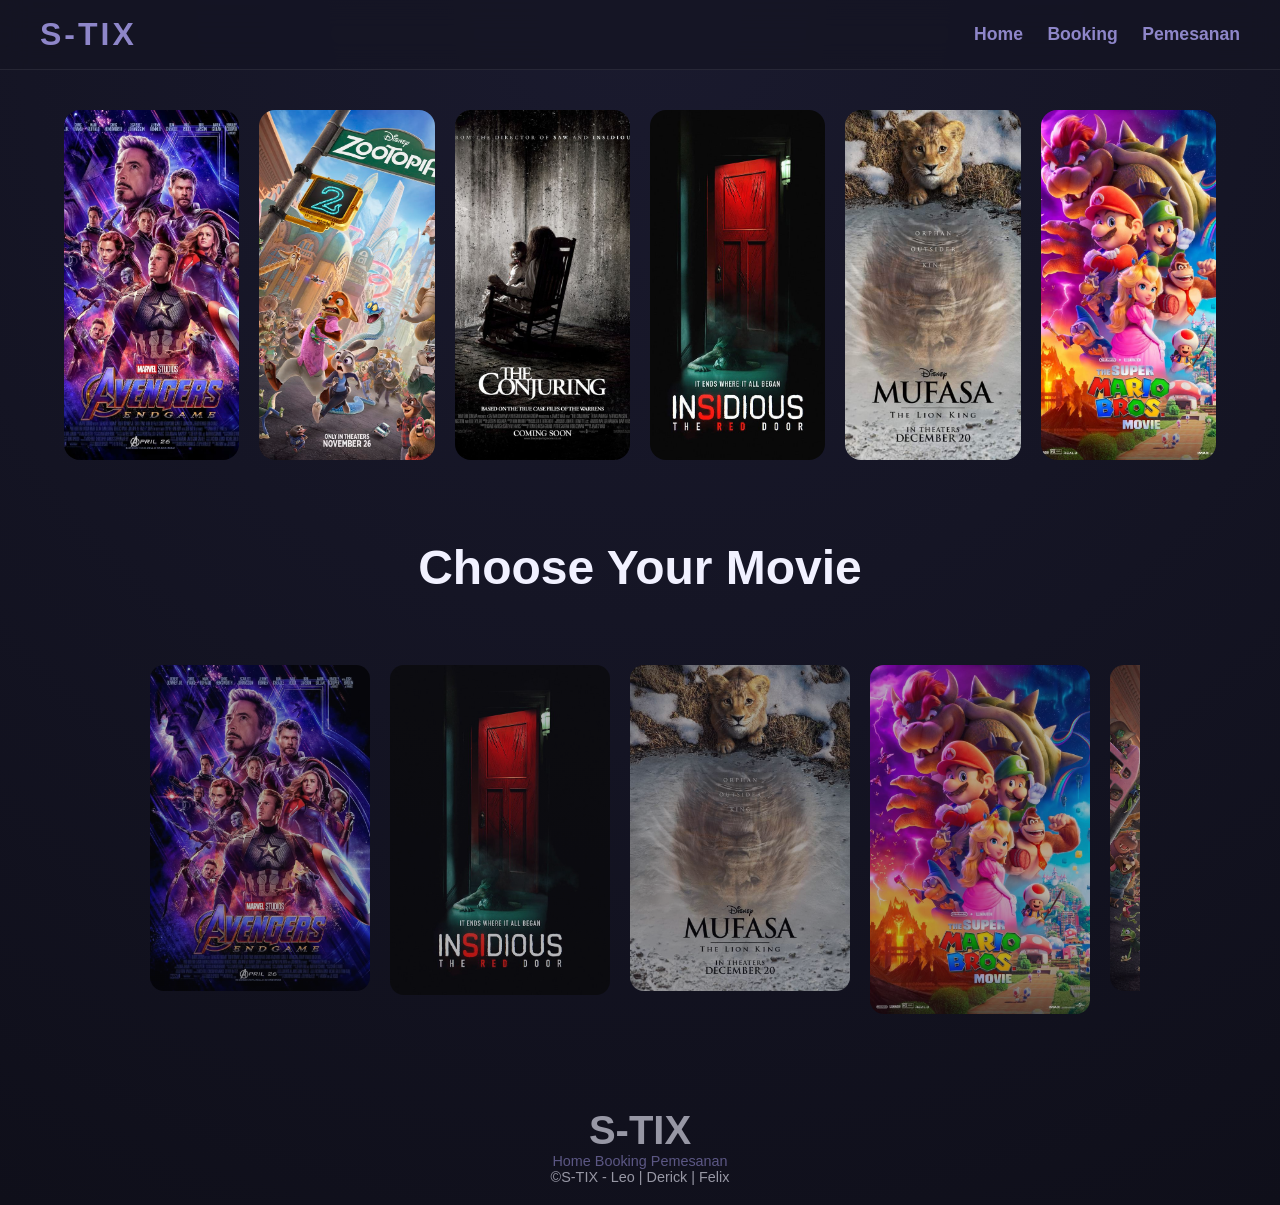
<file: index.html>
<!DOCTYPE html>
<html lang="en">

<head>
    <meta charset="UTF-8">
    <meta name="viewport" content="width=device-width, initial-scale=1.0">
    <link rel="stylesheet" href="css/style.css">
    <script src="js/script.js"></script>
    <title>S-TIX</title>
</head>

<body>
    <header class="navbar">
        <div class="container navbar-inner">
            <a href="index.html" class="logo">S-TIX</a>


            <input type="checkbox" id="menu-toggle">


            <label for="menu-toggle" class="hamburger">
                <span></span>
                <span></span>
                <span></span>
            </label>


            <nav>
                <a href="index.html" class="active">Home</a>
                <a href="Cinema.html" >Booking</a>
                <a href="Pemesanan.html">Pemesanan</a>
            </nav>
        </div>
    </header>

    <main>

        <section class="section">
            <div class="movie">

                <div class="card" tabindex="0">
                    <img src="Img/Avengers End Game.jpeg" class="poster">

                    <iframe class="trailer" src="https://www.youtube.com/embed/TcMBFSGVi1c" title="Avengers Trailer"
                        frameborder="0"
                        allow="accelerometer; autoplay; clipboard-write; encrypted-media; gyroscope; picture-in-picture"
                        allowfullscreen>
                    </iframe>
                </div>


                <div class="card" tabindex="0">
                    <img src="Img/Zootopia 2.jpeg" class="poster">

                    <iframe class="trailer" src="https://www.youtube.com/embed/BjkIOU5PhyQ" title="Zootopia 2 Trailer"
                        frameborder="0"
                        allow="accelerometer; autoplay; clipboard-write; encrypted-media; gyroscope; picture-in-picture"
                        allowfullscreen>
                    </iframe>
                </div>


                <div class="card" tabindex="0">
                    <img src="Img/The Conjuring.jpeg" class="poster">

                    <iframe class="trailer" src="https://www.youtube.com/embed/k10ETZ41q5o"
                        title="The Conjuring Trailer" frameborder="0"
                        allow="accelerometer; autoplay; clipboard-write; encrypted-media; gyroscope; picture-in-picture"
                        allowfullscreen>
                    </iframe>
                </div>


                <div class="card" tabindex="0">
                    <img src="Img/Insidious.jpeg" class="poster">

                    <iframe class="trailer" src="https://www.youtube.com/embed/ZuQuOnYnr3Q" title="Insidious Trailer"
                        frameborder="0"
                        allow="accelerometer; autoplay; clipboard-write; encrypted-media; gyroscope; picture-in-picture"
                        allowfullscreen>
                    </iframe>
                </div>


                <div class="card" tabindex="0">
                    <img src="Img/Mufasa.jpeg" class="poster">

                    <iframe class="trailer" src="https://www.youtube.com/embed/o17MF9vnabg" title="Mufasa Trailer"
                        frameborder="0"
                        allow="accelerometer; autoplay; clipboard-write; encrypted-media; gyroscope; picture-in-picture"
                        allowfullscreen>
                    </iframe>
                </div>


                <div class="card" tabindex="0">
                    <img src="Img/Super Mario.jpeg" class="poster">

                    <iframe class="trailer" src="https://www.youtube.com/embed/TnGl01FkMMo" title="Super Mario Trailer"
                        frameborder="0"
                        allow="accelerometer; autoplay; clipboard-write; encrypted-media; gyroscope; picture-in-picture"
                        allowfullscreen>
                    </iframe>
                </div>

            </div>
        </section>

        <section class="section">
            <h2>Choose Your Movie</h2>
            <div class="search-box">
               
            </div>
            <div class="slide-wrapper ">
                <div class="sliders">
                    <a href="Cinema.html"><img src="Img/Avengers End Game.jpeg" alt="Avengers EndGame"></a>
                    <a href="Cinema.html"><img src="Img/Insidious.jpeg" alt="Insidious"></a>
                    <a href="Cinema.html"><img src="Img/Mufasa.jpeg" alt="MUfasa"></a>
                    <a href="Cinema.html"><img src="Img/Super Mario.jpeg" alt="Super Mario"></a>
                    <a href="Cinema.html"><img src="Img/Zootopia 2.jpeg" alt="Zootopia 2"></a>
                    <a href="Cinema.html"><img src="Img/The Conjuring.jpeg" alt="The Conjuring"></a>
                </div>
            </div>
        </section>

    </main>

    <footer>
        <h1>S-TIX</h1>
        <p>
            <a href="index.html">Home</a>
            <a href="Cinema.html">Booking</a>
            <a href="Pemesanan.html">Pemesanan</a>
        </p>
        <p>&copy;S-TIX - Leo | Derick | Felix </p>
    </footer>



</body>

</html>

<!-- end -->
</file>
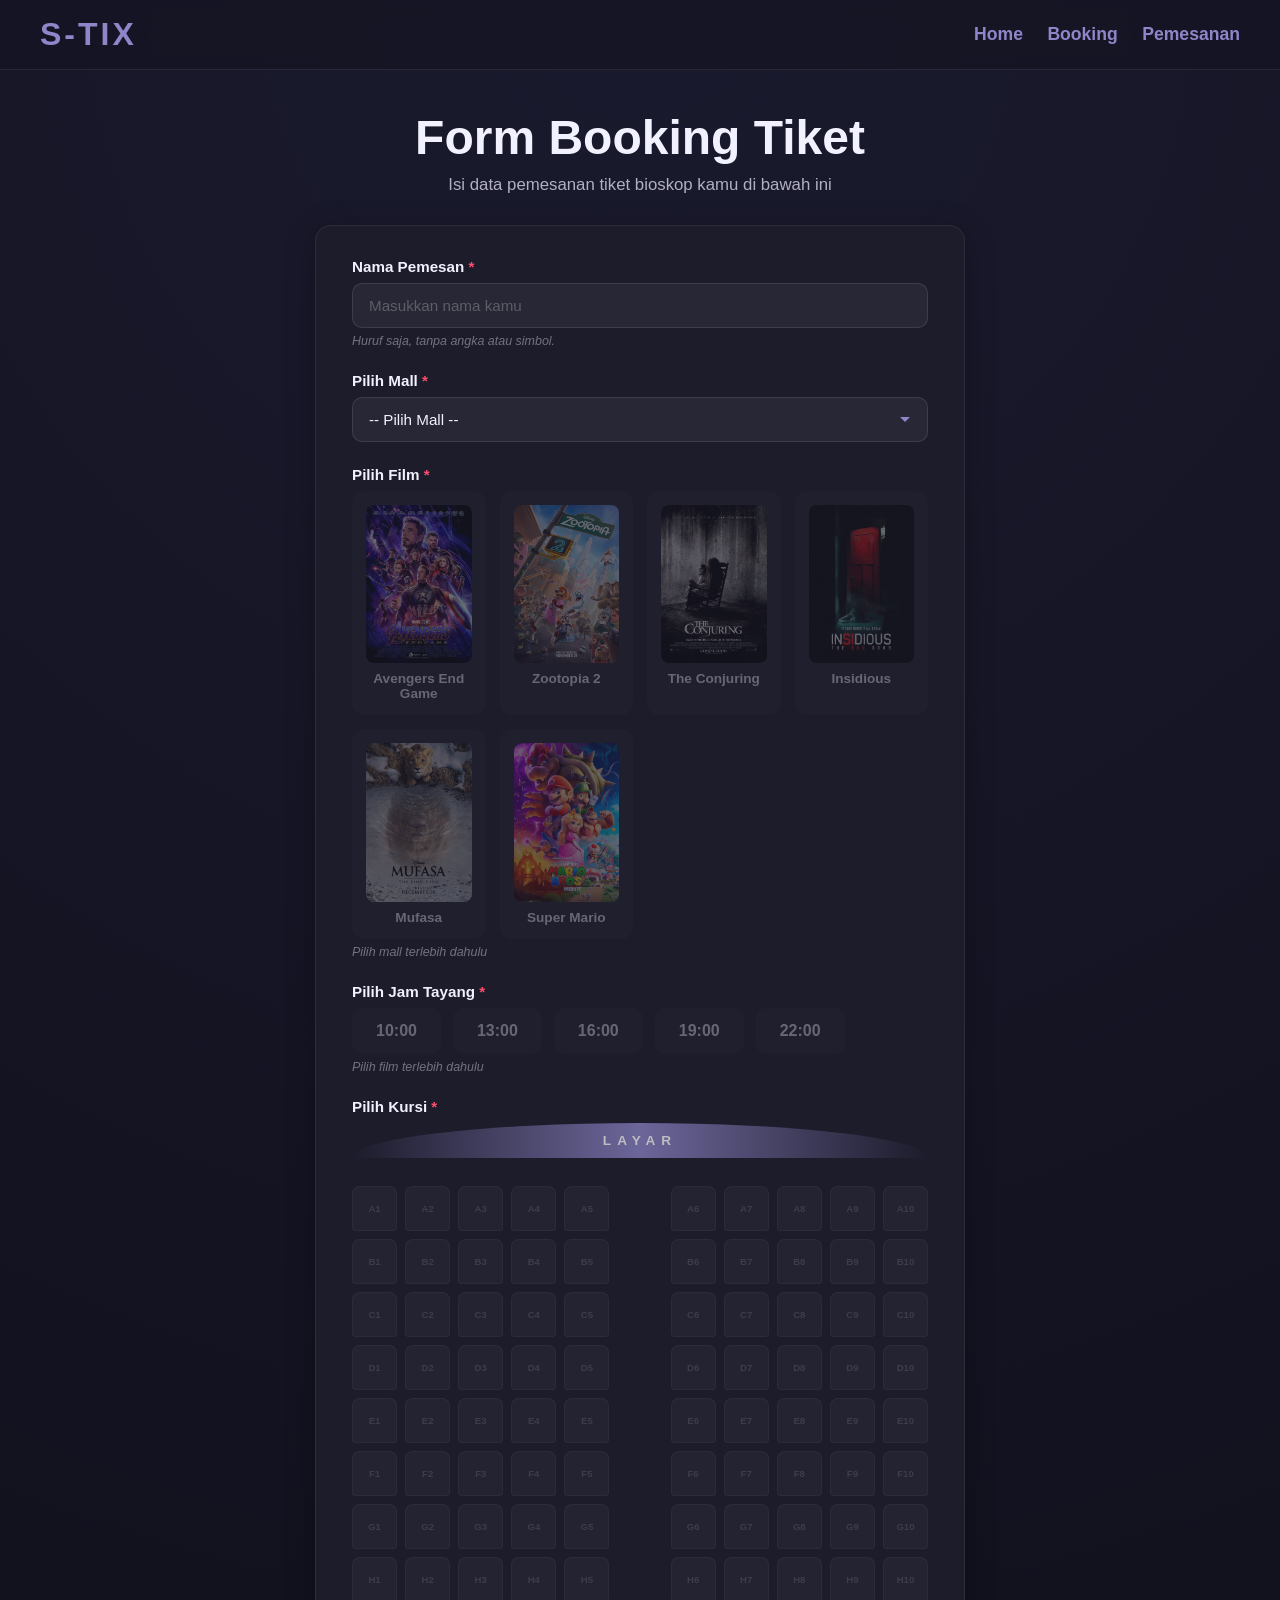
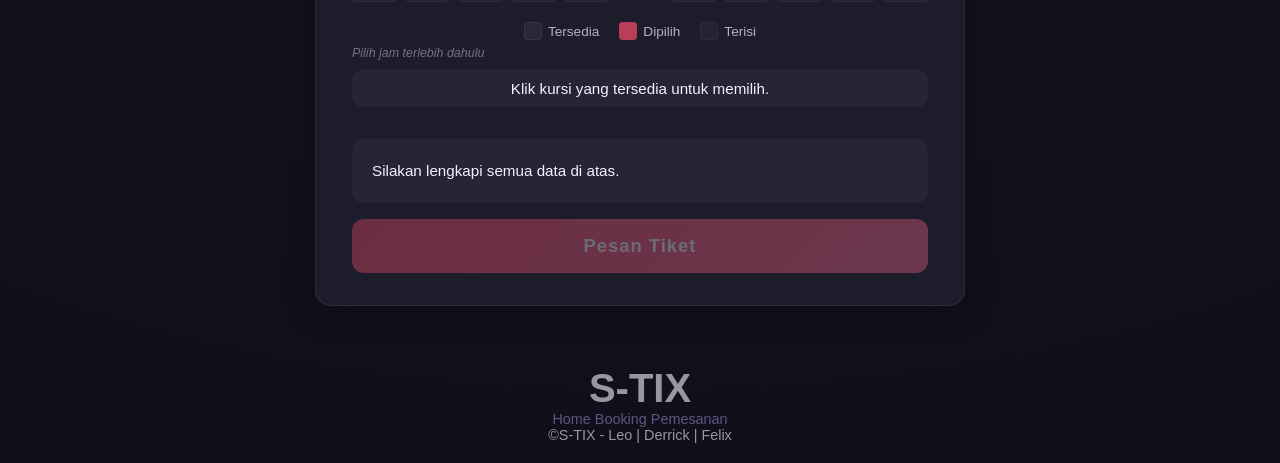
<file: Cinema.html>
<!DOCTYPE html>
<html lang="en">

<head>
    <meta charset="UTF-8">
    <meta name="viewport" content="width=device-width, initial-scale=1.0">
    <link rel="stylesheet" href="css/style.css">
    <script src="js/script.js" defer></script>
    <title>S-TIX</title>
</head>

<body>
    <header class="navbar">
        <div class="container navbar-inner">
            <a href="index.html" class="logo">S-TIX</a>

            <input type="checkbox" id="menu-toggle">
            <label for="menu-toggle" class="hamburger">
                <span></span>
                <span></span>
                <span></span>
            </label>

            <nav>
                <a href="index.html"">Home</a>
                <a href="Cinema.html" class="active" >Booking</a>
                <a href="Pemesanan.html">Pemesanan</a>
            </nav>
        </div>
    </header>

    <main>

        <section class="section" id="bookingWrapper">
            <h2>Form Booking Tiket</h2>
            <p class="subtitle">Isi data pemesanan tiket bioskop kamu di bawah ini</p>
            <div class="form-container">
                <form id="bookingForm" novalidate>
                    <div id="formError" class="form-error" style="display:none;"></div>
                    <div id="bookingSteps"></div>
                </form>
            </div>
        </section>



    </main>

    <!-- SUCCESS POPUP -->
    <div class="popup-overlay" id="successPopup">
        <div class="popup-content">
            <span class="popup-close" onclick="closePopup()">&times;</span>

            <div id="popupBody"></div>
            <button class="popup-btn" onclick="closePopup()">Tutup</button>
        </div>
    </div>

    <footer>
        <h1>S-TIX</h1>
        <p>
            <a href="index.html">Home</a>
            <a href="Cinema.html">Booking</a>
            <a href="Pemesanan.html">Pemesanan</a>
        </p>
        <p>&copy;S-TIX - Leo | Derrick | Felix </p>
    </footer>

</body>

</html>
</file>
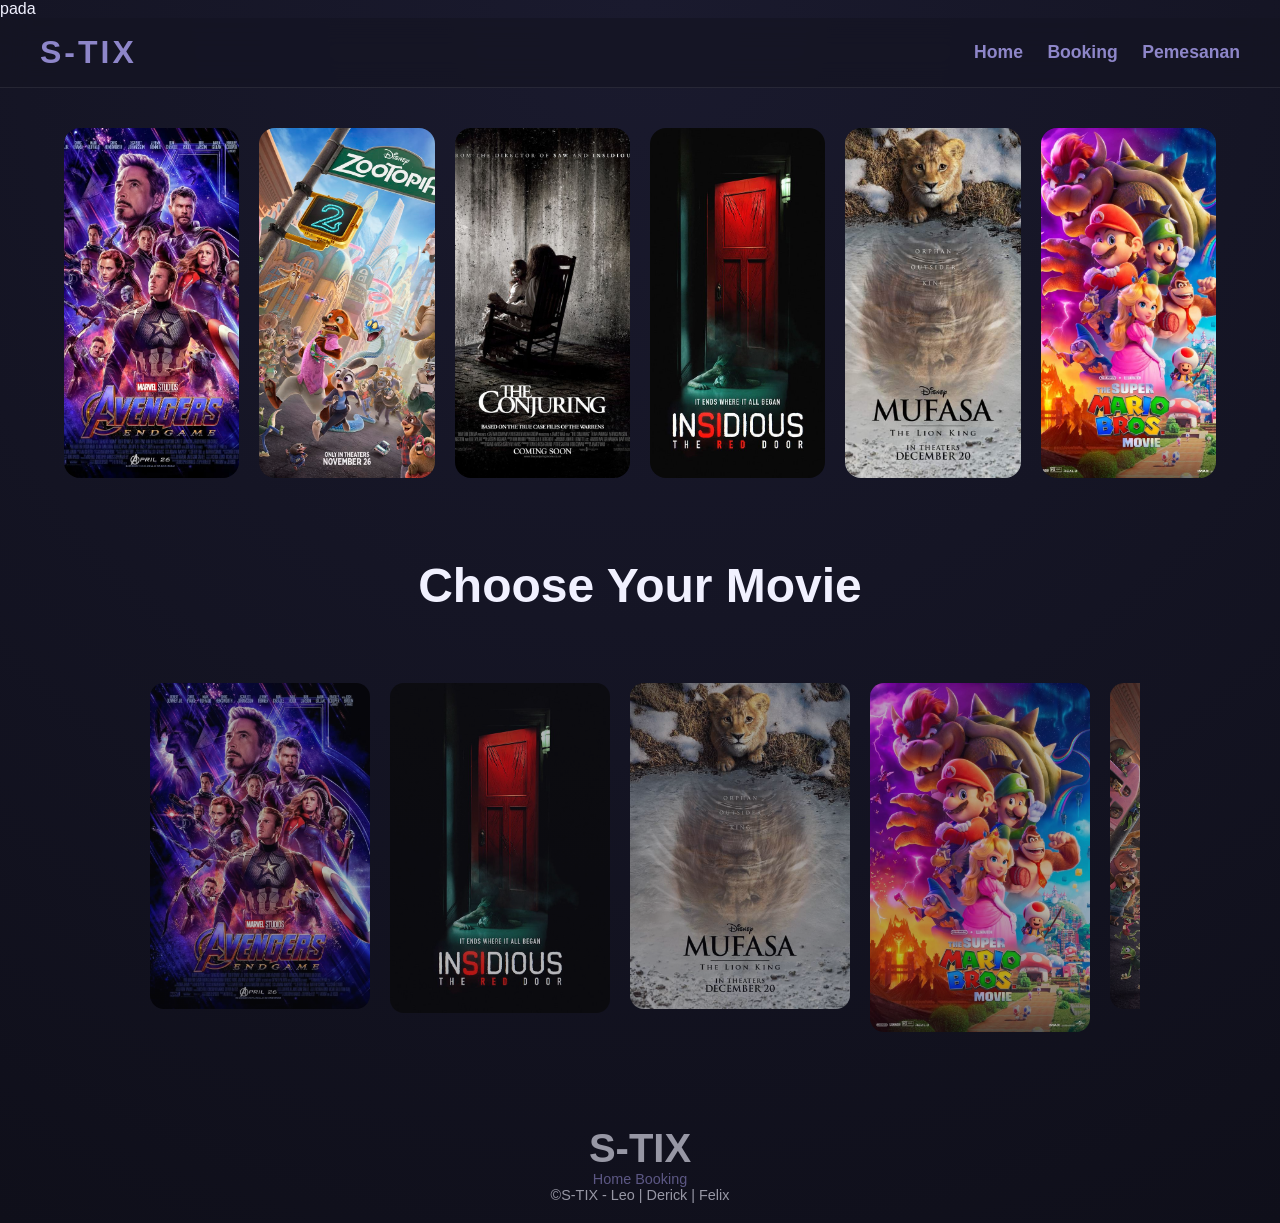
<file: Home.html>
<!DOCTYPE html>
<html lang="en">

<head>
    <meta charset="UTF-8">
    <meta name="viewport" content="width=device-width, initial-scale=1.0">
    <link rel="stylesheet" href="css/style.css">
    <script src="js/script.js"></script>
    <title>S-TIX</title>
</head>  pada 

<body>

    <header class="navbar">
        <div class="container navbar-inner">
            <a href="Home.html" class="logo">S-TIX</a>


            <input type="checkbox" id="menu-toggle">


            <label for="menu-toggle" class="hamburger">
                <span></span>
                <span></span>
                <span></span>
            </label>


            <nav>
                <a href="Home.html" class="active">Home</a>
                <a href="Cinema.html" >Booking</a>
                <a href="Pemesanan.html">Pemesanan</a>
            </nav>
        </div>
    </header>

    <main>

        <section class="section">
            <div class="movie">

                <div class="card" tabindex="0">
                    <img src="Img/Avengers End Game.jpeg" class="poster">

                    <iframe class="trailer" src="https://www.youtube.com/embed/TcMBFSGVi1c" title="Avengers Trailer"
                        frameborder="0"
                        allow="accelerometer; autoplay; clipboard-write; encrypted-media; gyroscope; picture-in-picture"
                        allowfullscreen>
                    </iframe>
                </div>


                <div class="card" tabindex="0">
                    <img src="Img/Zootopia 2.jpeg" class="poster">

                    <iframe class="trailer" src="https://www.youtube.com/embed/BjkIOU5PhyQ" title="Zootopia 2 Trailer"
                        frameborder="0"
                        allow="accelerometer; autoplay; clipboard-write; encrypted-media; gyroscope; picture-in-picture"
                        allowfullscreen>
                    </iframe>
                </div>


                <div class="card" tabindex="0">
                    <img src="Img/The Conjuring.jpeg" class="poster">

                    <iframe class="trailer" src="https://www.youtube.com/embed/k10ETZ41q5o"
                        title="The Conjuring Trailer" frameborder="0"
                        allow="accelerometer; autoplay; clipboard-write; encrypted-media; gyroscope; picture-in-picture"
                        allowfullscreen>
                    </iframe>
                </div>


                <div class="card" tabindex="0">
                    <img src="Img/Insidious.jpeg" class="poster">

                    <iframe class="trailer" src="https://www.youtube.com/embed/ZuQuOnYnr3Q" title="Insidious Trailer"
                        frameborder="0"
                        allow="accelerometer; autoplay; clipboard-write; encrypted-media; gyroscope; picture-in-picture"
                        allowfullscreen>
                    </iframe>
                </div>


                <div class="card" tabindex="0">
                    <img src="Img/Mufasa.jpeg" class="poster">

                    <iframe class="trailer" src="https://www.youtube.com/embed/o17MF9vnabg" title="Mufasa Trailer"
                        frameborder="0"
                        allow="accelerometer; autoplay; clipboard-write; encrypted-media; gyroscope; picture-in-picture"
                        allowfullscreen>
                    </iframe>
                </div>


                <div class="card" tabindex="0">
                    <img src="Img/Super Mario.jpeg" class="poster">

                    <iframe class="trailer" src="https://www.youtube.com/embed/TnGl01FkMMo" title="Super Mario Trailer"
                        frameborder="0"
                        allow="accelerometer; autoplay; clipboard-write; encrypted-media; gyroscope; picture-in-picture"
                        allowfullscreen>
                    </iframe>
                </div>

            </div>
        </section>

        <section class="section">
            <h2>Choose Your Movie</h2>
            <div class="search-box">
               
            </div>
            <div class="slide-wrapper ">
                <div class="sliders">
                    <a href="Cinema.html"><img src="Img/Avengers End Game.jpeg" alt="Avengers EndGame"></a>
                    <a href="Cinema.html"><img src="Img/Insidious.jpeg" alt="Insidious"></a>
                    <a href="Cinema.html"><img src="Img/Mufasa.jpeg" alt="MUfasa"></a>
                    <a href="Cinema.html"><img src="Img/Super Mario.jpeg" alt="Super Mario"></a>
                    <a href="Cinema.html"><img src="Img/Zootopia 2.jpeg" alt="Zootopia 2"></a>
                    <a href="Cinema.html"><img src="Img/The Conjuring.jpeg" alt="The Conjuring"></a>
                </div>
            </div>
        </section>

    </main>

    <footer>
        <h1>S-TIX</h1>
        <p>
            <a href="Home.html">Home</a>
            <a href="Cinema.html">Booking</a>
        </p>
        <p>&copy;S-TIX - Leo | Derick | Felix </p>
    </footer>



</body>

</html>
</file>
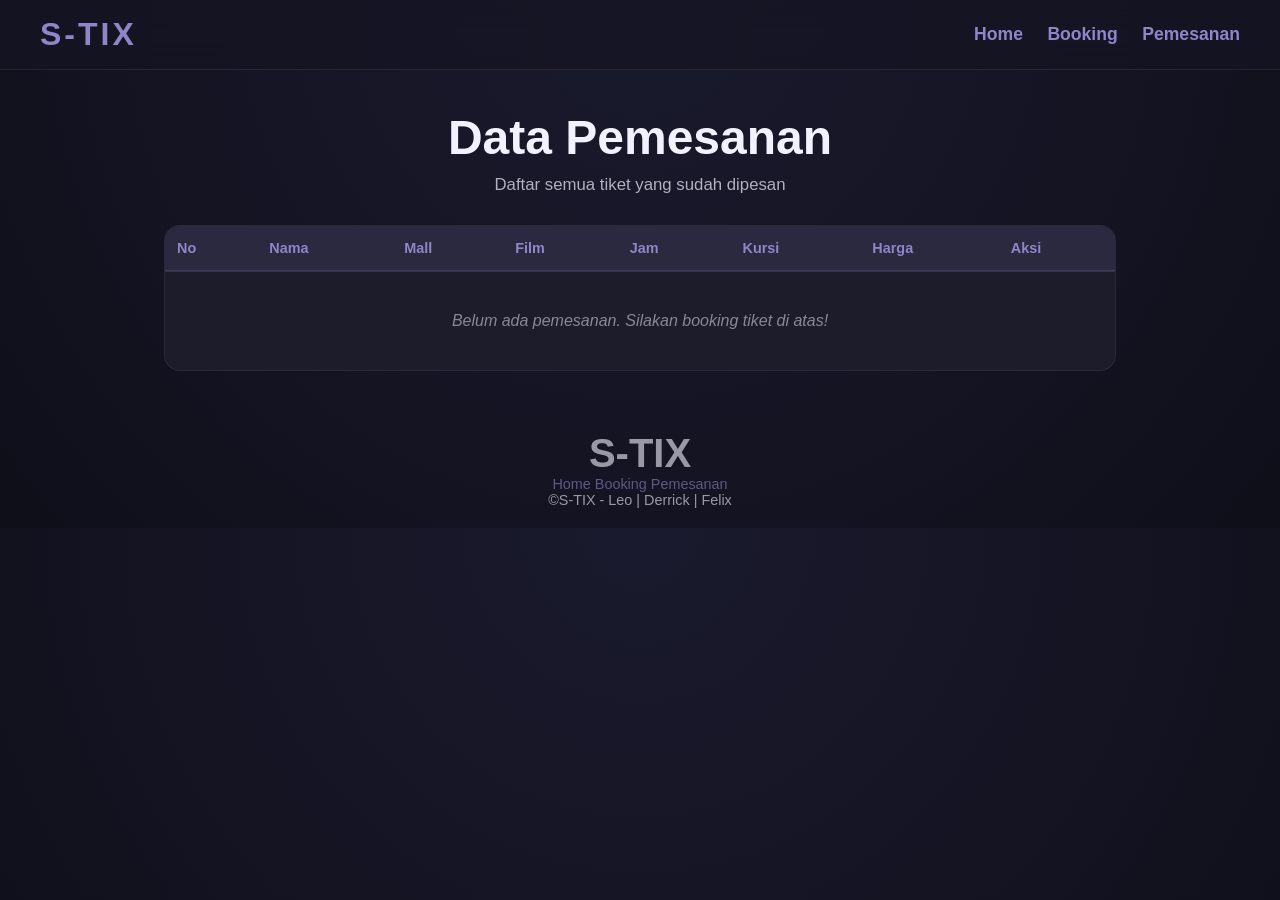
<file: Pemesanan.html>
<!DOCTYPE html>
<html lang="en">

<head>
    <meta charset="UTF-8">
    <meta name="viewport" content="width=device-width, initial-scale=1.0">
    <link rel="stylesheet" href="css/style.css">
    <script src="js/script.js" defer></script>
    <title>S-TIX</title>
</head>

<body>
    <header class="navbar">
        <div class="container navbar-inner">
            <a href="index.html" class="logo">S-TIX</a>

            <input type="checkbox" id="menu-toggle">
            <label for="menu-toggle" class="hamburger">
                <span></span>
                <span></span>
                <span></span>
            </label>

            <nav>
                <a href="index.html">Home</a>
                <a href="Cinema.html" >Booking</a>
                <a href="Pemesanan.html" class="active">Pemesanan</a>
            </nav>
        </div>
    </header>

    <main>


        <section class="section table-section" id="tableSection">
            <h2>Data Pemesanan</h2>
            <p class="subtitle">Daftar semua tiket yang sudah dipesan</p>
            <div class="table-wrapper">
                <table id="bookingTable">
                    <thead>
                        <tr>
                            <th>No</th>
                            <th>Nama</th>
                            <th>Mall</th>
                            <th>Film</th>
                            <th>Jam</th>
                            <th>Kursi</th>
                            <th>Harga</th>
                            <th>Aksi</th>
                        </tr>
                    </thead>
                    <tbody id="tableBody">
                        <tr id="emptyRow">
                            <td colspan="8" class="empty-msg">Belum ada pemesanan. Silakan booking tiket di atas!
                            </td>
                        </tr>
                    </tbody>
                </table>
            </div>
        </section>
    </main>

  

    <footer>
        <h1>S-TIX</h1>
        <p>
            <a href="index.html">Home</a>
            <a href="Cinema.html">Booking</a>
            <a href="Pemesanan.html">Pemesanan</a>
        </p>
        <p>&copy;S-TIX - Leo | Derrick | Felix </p>
    </footer>

</body>

</html>
</file>
<file: css/style.css>
* {
    margin: 0;
    padding: 0;
    box-sizing: border-box;
    font-family: 'Segoe UI', sans-serif;
}

:root {
    --bg-dark: #0f0f1a;
    --bg-card: #1c1c2b;
    --primary: #8e86c9;
    --accent: #ff4d6d;
    --text: #f1f1ff;
}

body {
    background: radial-gradient(circle at top, #1a1a2e, #0f0f1a);
    color: var(--text);
}

a {
    text-decoration: none;
    color: var(--primary);
    transition: 0.2s;
}

a:hover {
    color: #ffffff;
}

h1 { font-size: 2.5rem; }
h2 {
    font-size: 3rem;
    margin-bottom: 10px;
    text-align: center;
}
h3 { font-size: 1.3rem; }

.navbar {
    background: rgba(20,20,35,0.7);
    backdrop-filter: blur(14px);
    border-bottom: 1px solid rgba(255,255,255,0.08);
    padding: 16px 40px;
    position: sticky;
    top: 0;
    z-index: 999;
}

.navbar-inner {
    display: flex;
    justify-content: space-between;
    align-items: center;
    width: 100%;
}

.logo {
    font-size: 2rem;
    font-weight: 700;
    color: var(--primary);
    letter-spacing: 3px;
}

nav a {
    font-size: 1.1rem;
    margin-left: 20px;
    font-weight: 700;
    position: relative;
}

nav a::after {
    content: "";
    position: absolute;
    width: 0%;
    height: 2px;
    bottom: -4px;
    left: 0;
    background: var(--primary);
    transition: 0.3s;
}

nav a:hover::after {
    width: 100%;
}

.section {
    padding: 40px 24px;
    max-width: 1200px; /* Menyelaraskan batas lebar dengan navbar */
    margin: 0 auto;    /* Kunci utama agar konten film ikut ke tengah saat di-zoom out */
    width: 100%;
}

.movie {
    display: grid;
    grid-template-columns: repeat(6,1fr);
    gap: 20px;
}

.card {
    overflow: hidden;
    border-radius: 16px;
    background: var(--bg-card);
}

.card img {
    width: 100%;
    display: block;
    transition: 0.3s;
}

.card:hover img {
    transform: scale(1.1);
}

.slide-wrapper {
    max-width: 1000px;
    margin: auto;
    position: relative;
}

.sliders {
    display: flex;
    gap: 20px;
    overflow-x: auto;
    padding: 30px 10px;
}

.sliders img {
    width: 220px;
    border-radius: 14px;
    opacity: 0.7;
    transition: 0.3s;
}

.sliders img:hover {
    transform: scale(1.15);
    opacity: 1;
}

.sliders:hover img:not(:hover) {
    transform: scale(0.95);
    opacity: 0.4;
}

.slide-btn {
    position: absolute;
    top: 50%;
    transform: translateY(-50%);
    background: rgba(0,0,0,0.6);
    color: white;
    border: none;
    font-size: 24px;
    padding: 10px 14px;
    cursor: pointer;
    border-radius: 50%;
    z-index: 10;
}

.slide-btn:hover {
    background: var(--accent);
}

.prev { left: -9px; }
.next { right: -10px; }

.search-box {
    display: flex;
    justify-content: center;
    margin: 20px 0;
}

.search-box input {
    width: 300px;
    padding: 14px 20px;
    border-radius: 20px;
    border: none;
    outline: none;
    background: var(--bg-card);
    color: var(--text);
    font-size: 16px;
    text-align: center;
}

.search-box input:focus {
    box-shadow: 0 0 10px var(--primary);
}

footer {
    padding: 20px;
    text-align: center;
    font-size: 0.9rem;
    opacity: 0.6;
}

::-webkit-scrollbar {
    height: 6px;
}

::-webkit-scrollbar-thumb {
    background: var(--primary);
    border-radius: 10px;
}

.card {
    position: relative;
    height: 350px;
    overflow: hidden;
    border-radius: 16px;
}

.poster {
    width: 100%;
    height: 100%;
    object-fit: cover;
    transition: 0.3s;
}

.trailer {
    position: absolute;
    top: 0;
    left: 0;
    width: 100%;
    height: 100%;
    opacity: 0;
    transition: 0.3s;
}

.card:hover .trailer {
    opacity: 1;
}

.card:hover .poster {
    opacity: 0;
}

#menu-toggle {
    display: none;
}

.hamburger {
    display: none;
    flex-direction: column;
    cursor: pointer;
    gap: 5px;
}

.hamburger span {
    width: 25px;
    height: 3px;
    background: var(--text);
    border-radius: 5px;
    transition: 0.3s;
}


/* MEDIA RESPONSIVE */
@media (max-width: 768px) {
    .hamburger {
        display: flex;
    }

    nav {
        position: absolute;
        top: 70px;
        right: 0;
        background: var(--bg-card);
        flex-direction: column;
        width: 200px;
        display: none;
        padding: 15px;
        border-radius: 0 0 0 12px;
    }

    nav a {
        margin: 10px 0;
        text-align: center;
    }

    #menu-toggle:checked ~ nav {
        display: flex;
    }

    #menu-toggle:checked + .hamburger span:nth-child(1) {
        transform: rotate(45deg) translate(5px,5px);
    }

    #menu-toggle:checked + .hamburger span:nth-child(2) {
        opacity: 0;
    }

    #menu-toggle:checked + .hamburger span:nth-child(3) {
        transform: rotate(-45deg) translate(6px,-6px);
    }

    .slide-btn { display: none; }

    .navbar {
        padding: 14px 20px;
    }

    .logo {
        font-size: 1.5rem;
    }

    .section {
        padding: 30px 16px;
    }

    h2 {
        font-size: 2rem;
    }

    .movie {
        grid-template-columns: repeat(2, 1fr);
        gap: 12px;
    }

    .card {
        aspect-ratio: 2/3;
        height: auto;
    }

    .sliders img {
        width: 160px;
    }

    .search-box input {
        width: 90%;
        font-size: 14px;
    }


    .prev { left: 5px; }
    .next { right: 5px; }

    .card {
        height: auto;
        aspect-ratio: 2 / 3;
    }

    .poster {
        height: 100%;
        object-fit: cover;
    }

    .trailer {
        height: 100%;
    }

    .card:active .trailer {
        opacity: 1;
    }
}

.form-container {
    max-width: 650px;
    margin: 0 auto;
    background: var(--bg-card);
    border: 1px solid rgba(255, 255, 255, 0.07);
    border-radius: 16px;
    padding: 32px 36px;
    box-shadow: 0 6px 30px rgba(0, 0, 0, 0.25);
}

.field-group {
    margin-bottom: 24px;
}

.field-group:last-of-type {
    margin-bottom: 0;
}

.field-label {
    display: block;
    font-size: 0.95rem;
    font-weight: 600;
    margin-bottom: 8px;
    color: var(--text);
}

.required-star {
    color: var(--accent);
    font-weight: 700;
}

.field-input {
    width: 100%;
    padding: 13px 16px;
    background: rgba(255, 255, 255, 0.05);
    border: 1.5px solid rgba(255, 255, 255, 0.1);
    border-radius: 10px;
    color: var(--text);
    font-size: 0.95rem;
    outline: none;
    transition: 0.25s;
}

.field-input::placeholder {
    color: rgba(255, 255, 255, 0.25);
}

.field-input:focus {
    border-color: var(--primary);
    box-shadow: 0 0 0 3px rgba(142, 134, 201, 0.15);
    background: rgba(255, 255, 255, 0.07);
}

.field-select {
    width: 100%;
    padding: 13px 16px;
    background: rgba(255, 255, 255, 0.05);
    border: 1.5px solid rgba(255, 255, 255, 0.1);
    border-radius: 10px;
    color: var(--text);
    font-size: 0.95rem;
    outline: none;
    cursor: pointer;
    transition: 0.25s;
    appearance: none;
    -webkit-appearance: none;
    background-image: url("data:image/svg+xml,%3Csvg xmlns='http://www.w3.org/2000/svg' width='12' height='8' fill='%238e86c9'%3E%3Cpath d='M1 1l5 5 5-5'/%3E%3C/svg%3E");
    background-repeat: no-repeat;
    background-position: right 16px center;
    padding-right: 40px;
}

.field-select:focus {
    border-color: var(--primary);
    box-shadow: 0 0 0 3px rgba(142, 134, 201, 0.15);
    background: rgba(255, 255, 255, 0.07);
}

.field-select option {
    background: #1c1c2b;
    color: var(--text);
}

.field-hint {
    display: block;
    margin-top: 6px;
    font-size: 0.78rem;
    opacity: 0.4;
    font-style: italic;
}

.form-error {
    background: rgba(255, 77, 109, 0.1);
    border: 1px solid rgba(255, 77, 109, 0.25);
    border-radius: 12px;
    padding: 14px 18px;
    margin-bottom: 20px;
    font-size: 0.88rem;
    line-height: 1.7;
    color: #ff8a9e;
    animation: shakeX 0.4s ease;
}

@keyframes shakeX {
    0%, 100% { transform: translateX(0); }
    20% { transform: translateX(-8px); }
    40% { transform: translateX(8px); }
    60% { transform: translateX(-4px); }
    80% { transform: translateX(4px); }
}

.submit-area {
    padding-top: 8px;
}

.subtitle {
    text-align: center;
    opacity: 0.7;
    margin-bottom: 30px;
    font-size: 1.05rem;
}

.movie-options {
    display: grid;
    grid-template-columns: repeat(auto-fill, minmax(130px, 1fr));
    gap: 14px;
}

.movie-option {
    background: rgba(255, 255, 255, 0.04);
    border: 2px solid transparent;
    border-radius: 12px;
    padding: 12px;
    text-align: center;
    cursor: pointer;
    transition: 0.3s;
}

.movie-option:hover:not(.disabled) {
    border-color: var(--primary);
    transform: translateY(-2px);
}

.movie-option.active {
    border-color: var(--accent);
    background: rgba(255, 77, 109, 0.12);
}

.movie-option.disabled {
    opacity: 0.35;
    cursor: not-allowed;
}

.movie-option img {
    width: 100%;
    aspect-ratio: 2/3;
    object-fit: cover;
    border-radius: 8px;
    margin-bottom: 8px;
    display: block;
}

.movie-option span {
    font-size: 0.85rem;
    font-weight: 600;
    display: block;
}

.time-options {
    display: flex;
    flex-wrap: wrap;
    gap: 12px;
}

.time-option {
    background: rgba(255, 255, 255, 0.04);
    border: 2px solid transparent;
    border-radius: 10px;
    padding: 12px 22px;
    font-size: 1rem;
    font-weight: 700;
    cursor: pointer;
    transition: 0.3s;
    color: var(--text);
}

.time-option:hover:not(.disabled) {
    border-color: var(--primary);
    background: rgba(142, 134, 201, 0.1);
}

.time-option.active {
    border-color: var(--accent);
    background: rgba(255, 77, 109, 0.15);
    color: #fff;
}

.time-option.disabled {
    opacity: 0.35;
    cursor: not-allowed;
}

.cinema-layout {
    max-width: 580px;
    margin: 0 auto;
}

.screen {
    background: linear-gradient(90deg, transparent, var(--primary), transparent);
    color: #fff;
    text-align: center;
    padding: 10px 0;
    border-radius: 50% / 100% 100% 0 0;
    font-weight: 700;
    letter-spacing: 6px;
    font-size: 0.85rem;
    margin-bottom: 28px;
    opacity: 0.7;
}

.seat-grid {
    display: grid;
    grid-template-columns: repeat(11, 1fr);
    gap: 8px;
    margin-bottom: 20px;
}

.seat {
    aspect-ratio: 1;
    border-radius: 8px 8px 4px 4px;
    display: flex;
    align-items: center;
    justify-content: center;
    font-size: 0.6rem;
    font-weight: 700;
    cursor: pointer;
    transition: 0.2s;
    user-select: none;
}

.seat.available {
    background: rgba(255, 255, 255, 0.08);
    color: rgba(255, 255, 255, 0.5);
    border: 1px solid rgba(255, 255, 255, 0.1);
}

.seat.available:hover {
    background: var(--primary);
    color: #fff;
    transform: scale(1.1);
}

.seat.selected {
    background: var(--accent);
    color: #fff;
    border: 1px solid var(--accent);
    box-shadow: 0 0 12px rgba(255, 77, 109, 0.5);
}

.seat.booked {
    background: rgba(255, 255, 255, 0.05);
    color: rgba(255, 255, 255, 0.15);
    border: 1px solid rgba(255, 255, 255, 0.05);
    cursor: not-allowed;
    position: relative;
}

.seat.booked::after {
    content: "✕";
    position: absolute;
    font-size: 1rem;
    color: rgba(255, 77, 109, 0.4);
}

.seat.idle {
    background: rgba(255, 255, 255, 0.03);
    color: rgba(255, 255, 255, 0.12);
    border: 1px solid rgba(255, 255, 255, 0.04);
    cursor: not-allowed;
}

.aisle {
    aspect-ratio: 1;
    pointer-events: none;
}

.seat-legend {
    display: flex;
    justify-content: center;
    gap: 20px;
    margin-top: 16px;
    font-size: 0.85rem;
    opacity: 0.7;
}

.seat-legend span {
    display: flex;
    align-items: center;
    gap: 6px;
}

.seat-demo {
    width: 18px;
    height: 18px;
    border-radius: 4px;
    display: inline-block;
}

.seat-demo.available {
    background: rgba(255, 255, 255, 0.08);
    border: 1px solid rgba(255, 255, 255, 0.1);
}

.seat-demo.selected {
    background: var(--accent);
}

.seat-demo.booked {
    background: rgba(255, 255, 255, 0.05);
    border: 1px solid rgba(255, 255, 255, 0.05);
}

.seat-info {
    text-align: center;
    padding: 10px;
    border-radius: 10px;
    background: rgba(255, 255, 255, 0.04);
    margin-top: 10px;
    font-size: 0.95rem;
}

.booking-summary {
    background: rgba(255, 255, 255, 0.04);
    border-radius: 12px;
    padding: 18px 20px;
    margin-bottom: 16px;
    line-height: 1.8;
}

.booking-summary p {
    font-size: 0.95rem;
}

.booking-summary strong {
    color: var(--primary);
}

.confirm-btn {
    width: 100%;
    padding: 16px;
    border: none;
    border-radius: 12px;
    background: linear-gradient(135deg, var(--accent), #ff6b8a);
    color: #fff;
    font-size: 1.15rem;
    font-weight: 700;
    cursor: pointer;
    transition: 0.3s;
    letter-spacing: 1px;
}

.confirm-btn:hover:not(:disabled) {
    transform: translateY(-2px);
    box-shadow: 0 8px 25px rgba(255, 77, 109, 0.4);
}

.confirm-btn:disabled {
    opacity: 0.35;
    cursor: not-allowed;
}

.popup-overlay {
    display: none;
    position: fixed;
    top: 0;
    left: 0;
    width: 100%;
    height: 100%;
    background: rgba(0, 0, 0, 0.7);
    backdrop-filter: blur(6px);
    z-index: 9999;
    align-items: center;
    justify-content: center;
}

.popup-content {
    background: var(--bg-card);
    border: 1px solid rgba(255, 255, 255, 0.1);
    border-radius: 20px;
    padding: 40px 36px 28px;
    max-width: 420px;
    width: 90%;
    text-align: center;
    position: relative;
    animation: popupIn 0.3s ease;
}

@keyframes popupIn {
    from {
        transform: scale(0.85);
        opacity: 0;
    }
    to {
        transform: scale(1);
        opacity: 1;
    }
}

.popup-close {
    position: absolute;
    top: 12px;
    right: 18px;
    font-size: 1.8rem;
    cursor: pointer;
    opacity: 0.5;
    transition: 0.2s;
    color: var(--text);
}

.popup-close:hover {
    opacity: 1;
}

.popup-content p {
    margin: 6px 0;
    font-size: 0.95rem;
    line-height: 1.7;
}

.popup-btn {
    margin-top: 20px;
    padding: 12px 36px;
    border: none;
    border-radius: 10px;
    background: var(--primary);
    color: #fff;
    font-size: 1rem;
    font-weight: 700;
    cursor: pointer;
    transition: 0.3s;
}

.popup-btn:hover {
    background: var(--accent);
    transform: translateY(-2px);
}

.table-section {
    max-width: 1000px;
    margin: 0 auto;
}

.table-wrapper {
    overflow-x: auto;
    border-radius: 16px;
    border: 1px solid rgba(255, 255, 255, 0.06);
    background: var(--bg-card);
}

#bookingTable {
    width: 100%;
    border-collapse: collapse;
    font-size: 0.9rem;
}

#bookingTable thead {
    background: rgba(142, 134, 201, 0.12);
}

#bookingTable th {
    padding: 14px 12px;
    text-align: left;
    font-weight: 700;
    color: var(--primary);
    white-space: nowrap;
    border-bottom: 2px solid rgba(142, 134, 201, 0.2);
}

#bookingTable td {
    padding: 12px;
    border-bottom: 1px solid rgba(255, 255, 255, 0.04);
    vertical-align: middle;
}

#bookingTable tbody tr:hover {
    background: rgba(255, 255, 255, 0.03);
}

#bookingTable tbody tr:last-child td {
    border-bottom: none;
}

#bookingTable .price {
    font-weight: 700;
    color: #4ade80;
    white-space: nowrap;
}

.empty-msg {
    text-align: center;
    padding: 40px 20px !important;
    opacity: 0.5;
    font-style: italic;
    font-size: 1rem;
}

.delete-btn {
    background: rgba(255, 77, 109, 0.1);
    border: 1px solid rgba(255, 77, 109, 0.25);
    color: var(--accent);
    padding: 6px 14px;
    border-radius: 8px;
    cursor: pointer;
    font-size: 0.8rem;
    font-weight: 600;
    transition: 0.25s;
}

.delete-btn:hover {
    background: var(--accent);
    color: #fff;
    border-color: var(--accent);
    transform: scale(1.05);
}

    

@media (max-width: 768px) {
    .form-container {
        padding: 24px 18px;
    }

    .field-group {
        margin-bottom: 20px;
    }

    .movie-options {
        grid-template-columns: repeat(3, 1fr);
        gap: 10px;
    }

    .movie-option {
        padding: 8px;
    }

    .movie-option span {
        font-size: 0.75rem;
    }

    .time-options {
        gap: 8px;
    }

    .time-option {
        padding: 10px 16px;
        font-size: 0.9rem;
    }

    .seat-grid {
        gap: 5px;
    }

    .seat {
        font-size: 0.5rem;
    }

    #bookingTable {
        font-size: 0.78rem;
    }

    #bookingTable th,
    #bookingTable td {
        padding: 10px 8px;
    }

    .delete-btn {
        padding: 4px 10px;
        font-size: 0.72rem;
    }
}
</file>
